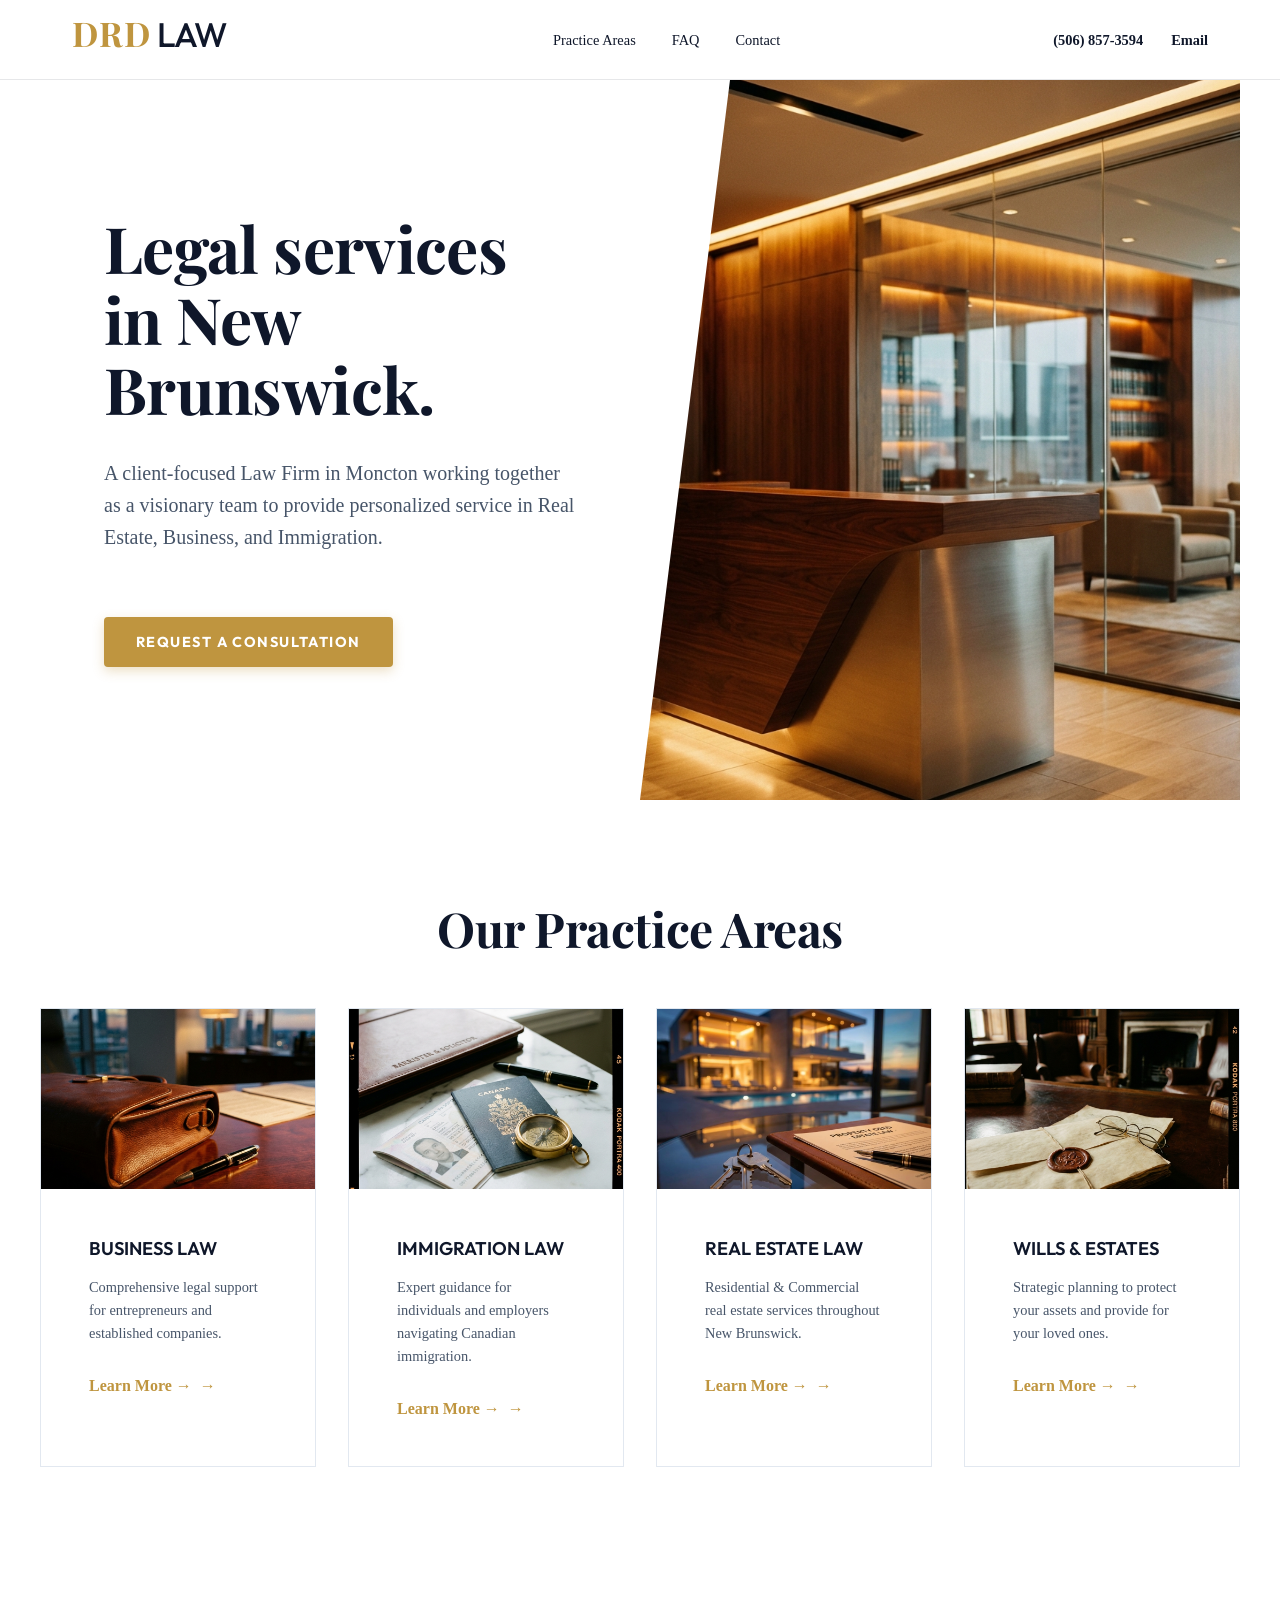
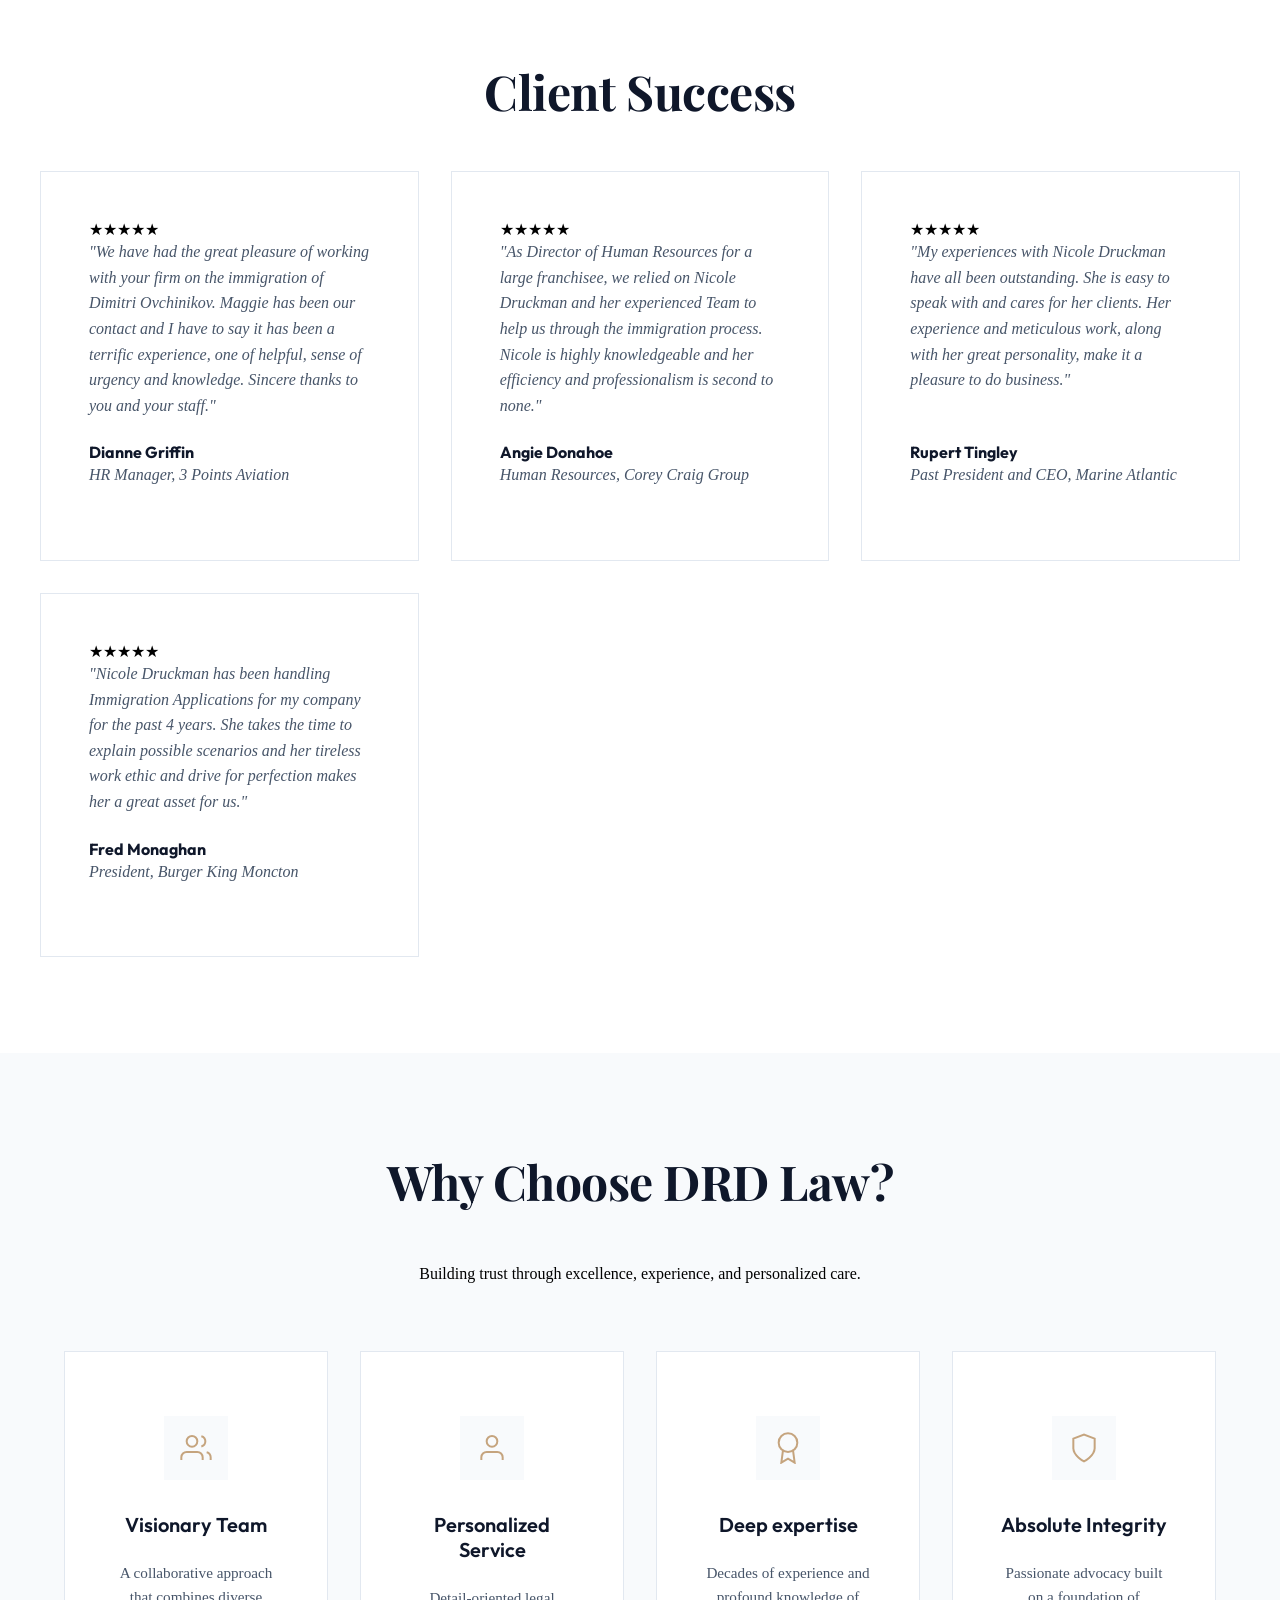
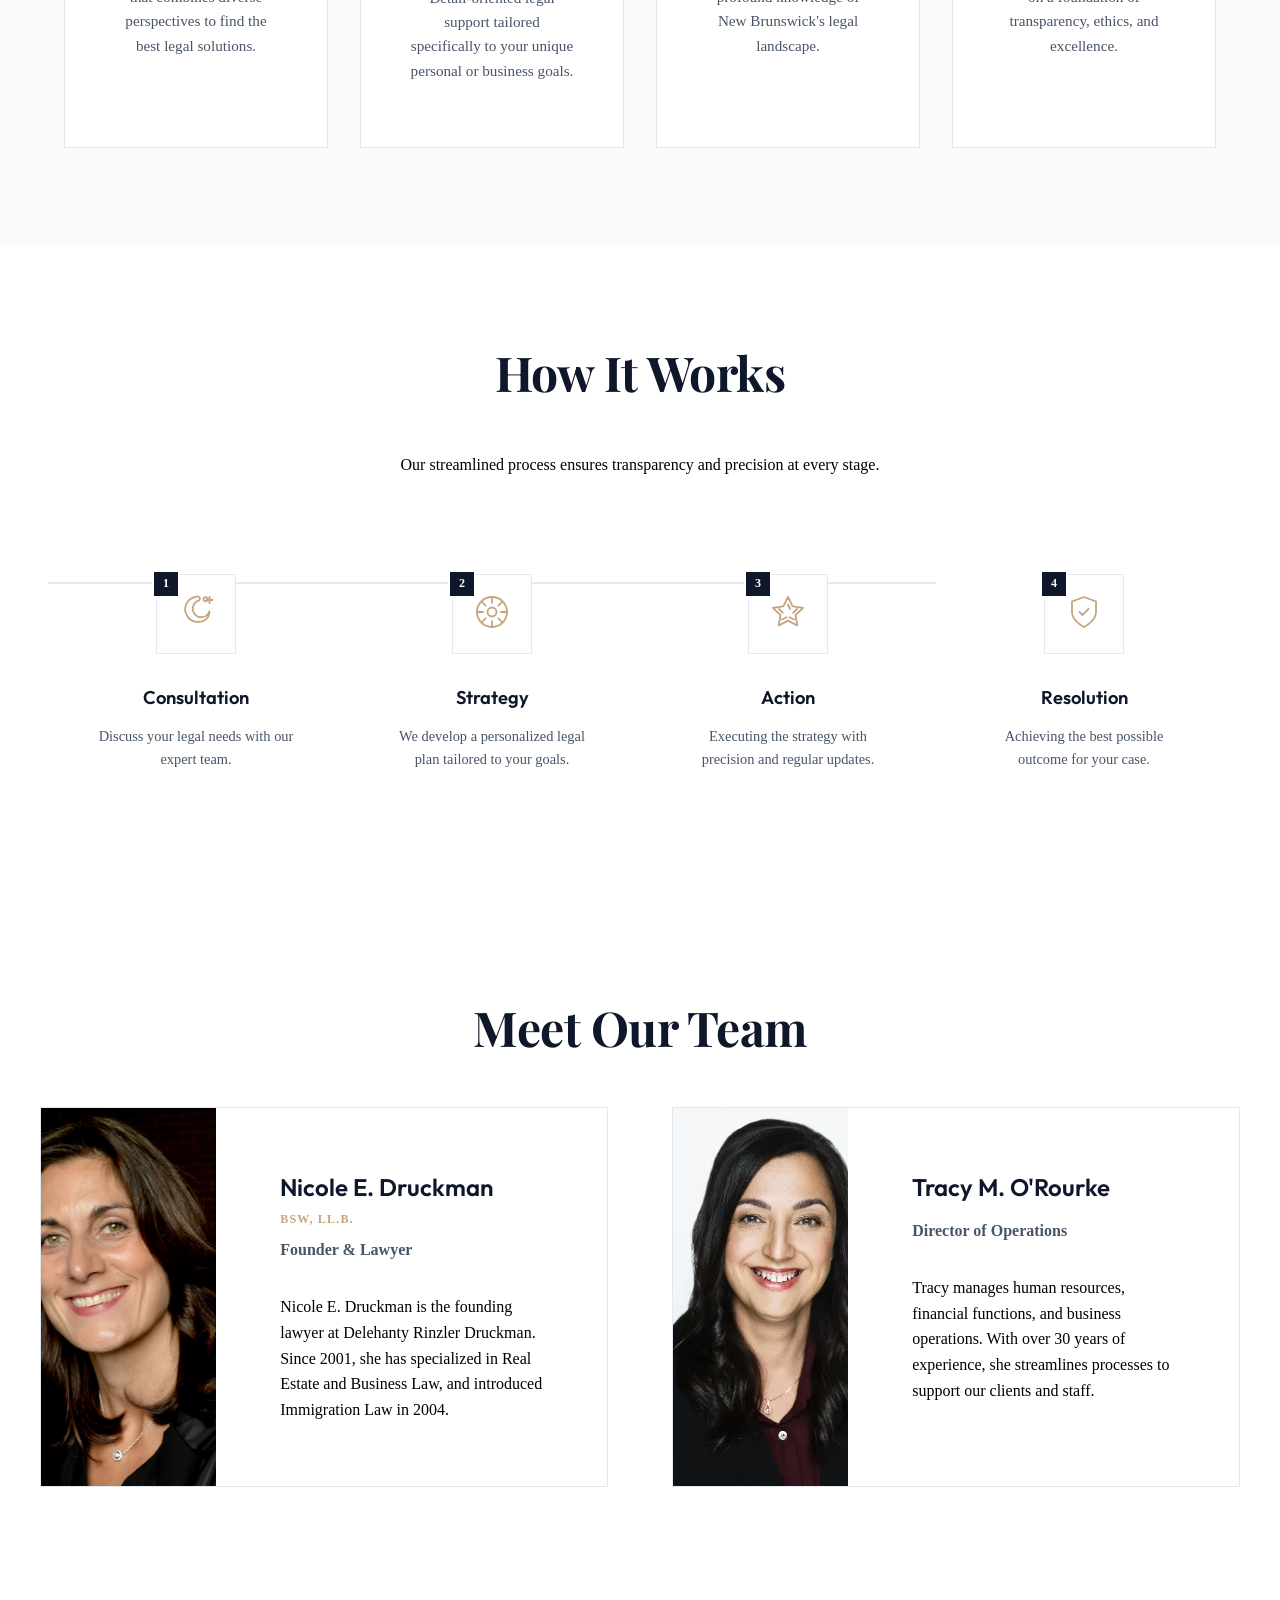
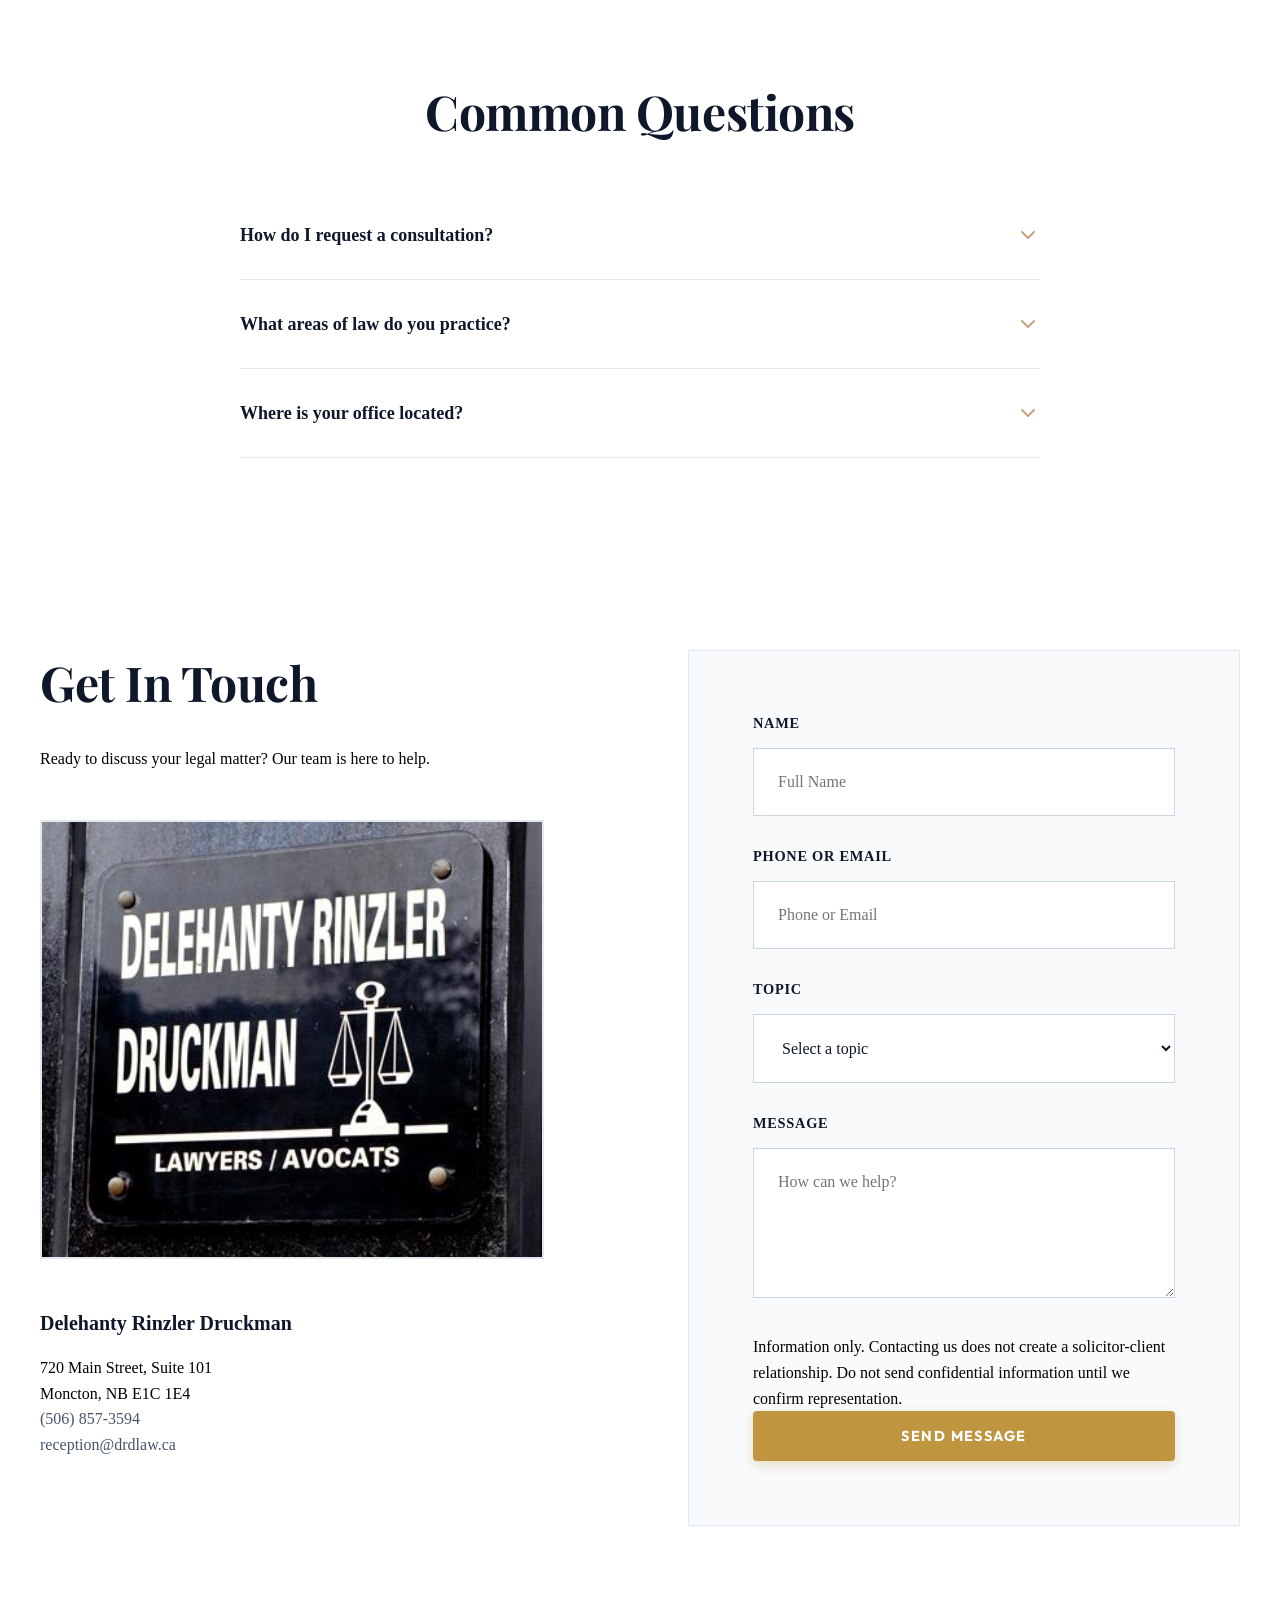
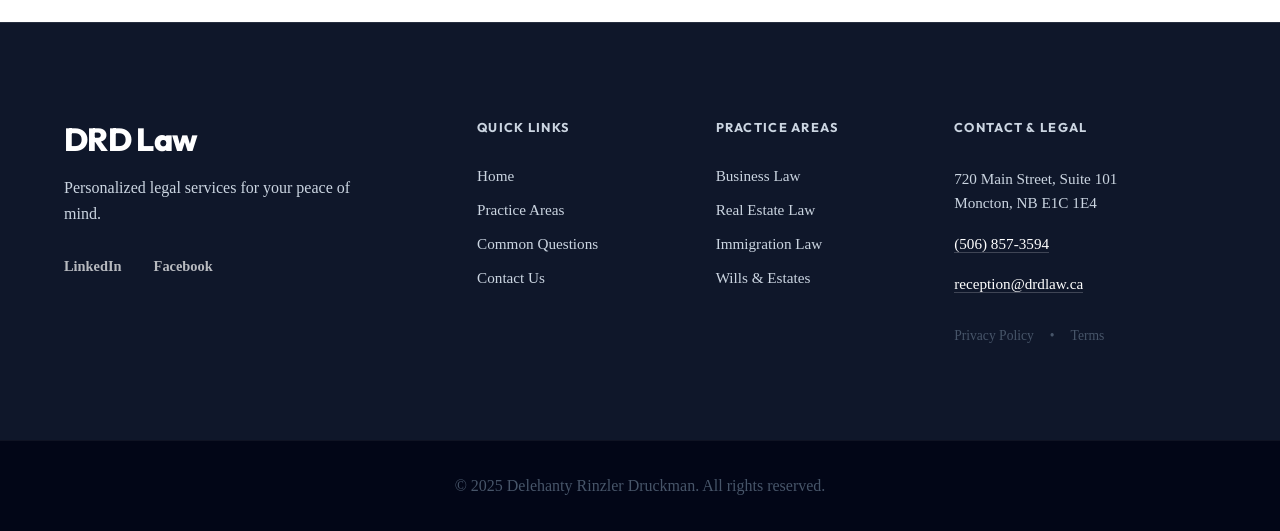
<file: index.html>
<!DOCTYPE html>
<html lang="en">

<head>
    <meta charset="UTF-8">
    <meta name="viewport" content="width=device-width, initial-scale=1.0">
    <title>DRD Law | Legal Services in New Brunswick</title>
    <meta name="description"
        content="Delehanty Rinzler Druckman (DRD Law) offers personalized legal services in Real Estate, Business, and Immigration in Moncton, New Brunswick.">
    <link rel="stylesheet" href="styles.css?v=1.4">
    <link rel="icon" href="favicon.png" type="image/png">
    <link
        href="https://fonts.googleapis.com/css2?family=Inter:wght@400;500;600;700&family=Outfit:wght@400;500;700&family=Playfair+Display:wght@700&display=swap"
        rel="stylesheet">
    <!-- Canonical & OG Tags -->
</head>

<body>
    <header id="main-header">
        <div class="container top-bar">
            <div class="logo">
                <a href="index.html" aria-label="DRD Law Homepage">
                    <svg width="200" height="50" viewBox="0 0 200 50" fill="none" xmlns="http://www.w3.org/2000/svg">
                        <text x="0" y="32" font-family="'Playfair Display', serif" font-weight="700" font-size="34"
                            fill="#bf953f" letter-spacing="1">DRD</text>
                        <text x="85" y="32" font-family="'Outfit', sans-serif" font-weight="500" font-size="34"
                            fill="#0f172a" letter-spacing="-1">LAW</text>
                    </svg>
                </a>
            </div>
            <nav class="desktop-nav">
                <a href="#practice-areas">Practice Areas</a>
                <a href="#faq">FAQ</a>
                <a href="#contact" class="nav-cta">Contact</a>
            </nav>
            <div class="header-actions">
                <a href="tel:+15068573594" class="action-link">(506) 857-3594</a>
                <a href="mailto:reception@drdlaw.ca" class="action-link">Email</a>
            </div>
        </div>
    </header>

    <main>
        <section id="hero" class="hero-section">
            <div class="container hero-content">
                <h1>Legal services in New Brunswick.</h1>
                <p class="subheading">A client-focused Law Firm in Moncton providing personalized service in Real
                    Estate, Business, and Immigration.</p>
                <div class="hero-ctas">
                    <a href="#contact" class="btn-primary">Request a Consultation</a>
                </div>
            </div>
            <div class="hero-visual">
                <img src="images/drd_law_hero_bg.png" alt="Professional Law Office Interior" loading="eager">
            </div>
        </section>

        <section id="practice-areas" class="container section-padding">
            <div class="section-header">
                <h2>Our Practice Areas</h2>
            </div>
            <div class="practice-grid" id="practice-container">
                <!-- Injected via script.js -->
            </div>
        </section>

        <section id="reviews" class="container section-padding">
            <div class="section-header">
                <h2>Client Success</h2>
            </div>
            <div class="reviews-grid" id="reviews-container">
                <!-- Injected via script.js -->
            </div>
        </section>

        <section id="why-choose-us" class="bg-alt section-padding">
            <div class="container">
                <div class="section-header text-center">
                    <h2>Why Choose DRD Law?</h2>
                    <p>Building trust through excellence, experience, and personalized care.</p>
                </div>
                <div class="why-grid" id="why-grid">
                    <!-- Injected via script.js -->
                </div>
            </div>
        </section>

        <section id="process" class="section-padding">
            <div class="container">
                <div class="section-header text-center">
                    <h2>How It Works</h2>
                    <p>Our streamlined process ensures transparency and precision at every stage.</p>
                </div>
                <div class="process-grid" id="process-grid">
                    <!-- Injected via script.js -->
                </div>
            </div>
        </section>

        <section id="team" class="container section-padding">
            <div class="section-header">
                <h2>Meet Our Team</h2>
            </div>
            <div class="team-grid" id="team-container">
                <!-- Injected via script.js -->
            </div>
        </section>

        <section id="faq" class="container section-padding">
            <div class="section-header">
                <h2>Common Questions</h2>
            </div>
            <div class="faq-accordion" id="faq-container">
                <!-- Injected via script.js -->
            </div>
        </section>

        <section id="contact" class="container section-padding">
            <div class="contact-grid">
                <div class="contact-info">
                    <h2>Get In Touch</h2>
                    <p>Ready to discuss your legal matter? Our team is here to help.</p>
                    <div class="contact-visual mb-6">
                        <img src="images/office_sign.png" alt="Delehanty Rinzler Druckman Office Sign"
                            class="img-fluid">
                    </div>
                    <div class="vcard">
                        <p><strong>Delehanty Rinzler Druckman</strong></p>
                        <p>720 Main Street, Suite 101<br>Moncton, NB E1C 1E4</p>
                        <p><a href="tel:+15068573594">(506) 857-3594</a></p>
                        <p><a href="mailto:reception@drdlaw.ca">reception@drdlaw.ca</a></p>
                    </div>
                </div>
                <div class="contact-form-wrapper">
                    <form id="main-contact-form" action="#" method="POST" data-netlify="true"
                        netlify-honeypot="bot-field">
                        <p class="hidden"><label>Don't fill this out if you're human: <input name="bot-field" /></label>
                        </p>
                        <div class="form-group">
                            <label for="name">Name</label>
                            <input type="text" id="name" name="name" required placeholder="Full Name">
                        </div>
                        <div class="form-group">
                            <label for="contact-method">Phone or Email</label>
                            <input type="text" id="contact-method" name="contact" required placeholder="Phone or Email">
                        </div>
                        <div class="form-group">
                            <label for="topic">Topic</label>
                            <select id="topic" name="topic" required>
                                <option value="" disabled selected>Select a topic</option>
                                <option value="real-estate">Real Estate</option>
                                <option value="business">Business Law</option>
                                <option value="immigration">Immigration</option>
                                <option value="wills">Wills & Estates</option>
                                <option value="other">Other</option>
                            </select>
                        </div>
                        <div class="form-group">
                            <label for="message">Message</label>
                            <textarea id="message" name="message" required placeholder="How can we help?"></textarea>
                        </div>
                        <p class="form-disclaimer">Information only. Contacting us does not create a solicitor-client
                            relationship. Do not send confidential information until we confirm representation.</p>
                        <button type="submit" class="btn-primary full-width">Send Message</button>
                    </form>
                </div>
            </div>
        </section>
    </main>

    <footer class="main-footer">
        <div class="container footer-content">
            <div class="footer-col brand-col">
                <a href="index.html" class="footer-logo">DRD Law</a>
                <p class="tagline">Personalized legal services for your peace of mind.</p>
                <div class="footer-social">
                    <a href="#" aria-label="LinkedIn">LinkedIn</a>
                    <a href="#" aria-label="Facebook">Facebook</a>
                </div>
            </div>
            <div class="footer-col">
                <h4>Quick Links</h4>
                <nav class="footer-nav">
                    <a href="index.html">Home</a>
                    <a href="#practice-areas">Practice Areas</a>
                    <a href="#faq">Common Questions</a>
                    <a href="#contact">Contact Us</a>
                </nav>
            </div>
            <div class="footer-col">
                <h4>Practice Areas</h4>
                <nav class="footer-nav">
                    <a href="#practice-areas">Business Law</a>
                    <a href="#practice-areas">Real Estate Law</a>
                    <a href="#practice-areas">Immigration Law</a>
                    <a href="#practice-areas">Wills & Estates</a>
                </nav>
            </div>
            <div class="footer-col contact-col">
                <h4>Contact & Legal</h4>
                <p>720 Main Street, Suite 101<br>Moncton, NB E1C 1E4</p>
                <p><a href="tel:+15068573594">(506) 857-3594</a></p>
                <p><a href="mailto:reception@drdlaw.ca">reception@drdlaw.ca</a></p>
                <div class="legal-links">
                    <a href="#">Privacy Policy</a>
                    <span class="separator">•</span>
                    <a href="#">Terms</a>
                </div>
            </div>
        </div>
        <div class="footer-bottom">
            <div class="container">
                <p>&copy; 2025 Delehanty Rinzler Druckman. All rights reserved.</p>
            </div>
        </div>
    </footer>

    <!-- Mobile Navigation Elements -->
    <div id="bottom-floating-bar" class="mobile-only glass-bar">
        <!-- Injected via script.js -->
    </div>

    <div id="mobile-menu-overlay" class="menu-overlay">
        <!-- Injected via script.js -->
    </div>

    <script src="script.js"></script>
</body>

</html>
</file>
<file: styles.css>
/* PREMIUM DESIGN SYSTEM: DRD LAW */

:root {
    /* Precise Spacing System */
    --space-1: 8px;
    --space-2: 16px;
    --space-3: 24px;
    --space-4: 32px;
    --space-6: 48px;
    --space-8: 64px;
    --space-12: 96px;

    /* Elite Color Palette */
    --primary: #0f172a;
    --secondary: #c5a47e;
    --accent: #bf953f;
    --accent-hover: #a67c33;
    --white: #ffffff;
    --slate-50: #f8fafc;
    --slate-100: #f1f5f9;
    --slate-200: #e2e8f0;
    --slate-300: #cbd5e1;
    --slate-600: #475569;
    --slate-800: #1e293b;
    --slate-900: #0f172a;

    /* Semantic Theme Tokens (Standardized Light) */
    --bg-primary: #ffffff;
    --bg-secondary: #f8fafc;
    --text-primary: #0f172a;
    --text-secondary: #475569;

    /* Glassmorphism Tokens */
    --glass-bg: rgba(255, 255, 255, 0.85);
    --glass-border: rgba(15, 23, 42, 0.1);
    --glass-blur: 15px;

    /* Base Reset */
    *,
    *::before,
    *::after {
        box-sizing: border-box;
        margin: 0;
        padding: 0;
    }

    html {
        scroll-behavior: smooth;
        font-family: 'Inter', -apple-system, BlinkMacSystemFont, "Segoe UI", Roboto, sans-serif;
        color: var(--text-primary);
        background: var(--bg-primary);
        line-height: 1.6;
    }

    body {
        overflow-x: hidden;
    }

    @media (max-width: 768px) {
        body {
            padding-bottom: 100px;
            /* Space for the floating bottom bar */
        }
    }

    /* Fluid Typography */
    h1,
    h2 {
        font-family: 'Playfair Display', serif;
        color: var(--primary);
    }

    h3,
    h4,
    h5,
    h6 {
        font-family: 'Outfit', sans-serif;
        color: var(--primary);
    }

    h1 {
        font-size: clamp(2.5rem, 5vw, 4rem);
        line-height: 1.1;
        font-weight: 700;
        letter-spacing: -0.01em;
    }

    h2 {
        font-size: clamp(2rem, 4vw, 3rem);
        font-weight: 700;
        margin-bottom: var(--space-4);
        letter-spacing: -0.01em;
    }

    h3 {
        font-size: clamp(1.25rem, 2vw, 1.75rem);
        font-weight: 600;
    }

    .section-header h2 {
        text-align: center;
        margin-bottom: var(--space-6);
    }

    p {
        font-size: clamp(1rem, 1.1vw, 1.125rem);
        line-height: 1.6;
    }

    .container {
        max-width: 1200px;
        margin: 0 auto;
        padding: 0 var(--space-3);
    }

    .section-padding {
        padding: var(--space-12) 0;
    }

    .bg-alt {
        background: var(--bg-secondary);
    }

    /* Buttons & Links */
    .btn-primary {
        display: inline-block;
        background: var(--accent);
        color: #fff;
        padding: 16px 32px;
        border-radius: 4px;
        text-decoration: none;
        font-family: 'Outfit', sans-serif;
        font-weight: 700;
        text-transform: uppercase;
        letter-spacing: 0.1em;
        font-size: 0.9rem;
        transition: var(--transition);
        border: none;
        cursor: pointer;
        text-align: center;
        box-shadow: 0 4px 12px rgba(191, 149, 63, 0.3);
    }

    .btn-primary:hover {
        background: var(--accent-hover);
        transform: translateY(-2px);
        box-shadow: 0 6px 16px rgba(191, 149, 63, 0.4);
    }

    .link-arrow {
        color: var(--accent);
        text-decoration: none;
        font-weight: 600;
        display: inline-flex;
        align-items: center;
        gap: 8px;
    }

    .link-arrow::after {
        content: '→';
        transition: var(--transition);
    }

    .link-arrow:hover::after {
        transform: translateX(4px);
    }

    /* Header */
    #main-header {
        position: sticky;
        top: 0;
        z-index: 1000;
        background: var(--glass-bg);
        backdrop-filter: blur(var(--glass-blur));
        border-bottom: 1px solid var(--glass-border);
        height: 80px;
    }

    .top-bar {
        max-width: 1200px;
        margin: 0 auto;
        padding: 0 var(--space-4);
        display: flex;
        justify-content: space-between;
        align-items: center;
        height: 100%;
    }

    .logo a {
        text-decoration: none;
        display: flex;
        align-items: center;
        gap: var(--space-3);
    }

    .logo img {
        height: 50px;
        width: auto;
        object-fit: contain;
    }

    .logo span {
        font-family: 'Outfit', sans-serif;
        font-weight: 700;
        font-size: 1.8rem;
        letter-spacing: 0.05em;
        color: var(--primary);
        text-transform: uppercase;
        line-height: 1;
    }

    .action-link {
        text-decoration: none;
        color: var(--text-primary);
        font-weight: 600;
        font-size: 0.9rem;
        margin-left: var(--space-3);
        border-bottom: 1px solid transparent;
        transition: var(--transition);
    }

    .action-link:hover {
        color: var(--accent);
        border-color: var(--accent);
    }

    .desktop-nav a {
        margin-left: var(--space-4);
        text-decoration: none;
        color: var(--text-primary);
        font-weight: 500;
        font-size: 0.9rem;
    }

    /* Cinematic Hero Redesign */
    .hero-section {
        display: grid;
        grid-template-columns: 1fr 1fr;
        height: 80vh;
        min-height: 500px;
        padding: 0 max(var(--space-3), calc((100% - 1200px) / 2));
        max-width: 100%;
        overflow: hidden;
        position: relative;
    }

    .hero-content {
        position: relative;
        z-index: 2;
        padding: var(--space-8);
        display: flex;
        flex-direction: column;
        align-items: flex-start;
        justify-content: center;
        background: var(--bg-primary);
        text-align: left;
    }

    .hero-content h1 {
        color: var(--primary);
        text-shadow: none;
        margin-bottom: var(--space-4);
    }

    .hero-content .subheading {
        color: var(--text-secondary);
        text-shadow: none;
        margin-bottom: var(--space-8);
        font-size: 1.25rem;
        max-width: 600px;
    }

    .hero-ctas {
        display: flex;
        justify-content: flex-start;
        width: 100%;
    }

    .hero-visual {
        position: relative;
        width: 100%;
        height: 100%;
        z-index: 1;
        clip-path: polygon(15% 0, 100% 0, 100% 100%, 0 100%);
        overflow: hidden;
    }

    .hero-visual img {
        width: 100%;
        height: 100%;
        object-fit: cover;
        object-position: center;
        transform: scale(1.05);
    }

    @media (max-width: 1024px) {
        .hero-section {
            display: flex;
            align-items: center;
            justify-content: center;
            height: 85vh;
            padding: 0;
            text-align: center;
        }

        .hero-visual {
            position: absolute;
            top: 0;
            left: 0;
            clip-path: none;
        }

        .hero-visual::after {
            content: '';
            position: absolute;
            top: 0;
            left: 0;
            width: 100%;
            height: 100%;
            background: linear-gradient(to bottom, rgba(15, 23, 42, 0.45) 0%, rgba(15, 23, 42, 0.7) 100%);
        }

        .hero-content {
            background: transparent;
            align-items: center;
            padding: var(--space-8) var(--space-4);
            max-width: 800px;
        }

        .hero-content h1 {
            color: var(--white);
            text-shadow: 0 2px 10px rgba(0, 0, 0, 0.3);
            font-size: 2.25rem;
        }

        .hero-content .subheading {
            color: rgba(255, 255, 255, 0.95);
            text-shadow: 0 1px 5px rgba(0, 0, 0, 0.3);
            font-size: 1.1rem;
        }

        .hero-ctas {
            justify-content: center;
        }

        .hero-ctas .btn-primary {
            width: 100%;
            max-width: 300px;
        }
    }

    /* Scroll Fade Interaction */
    #main-header,
    .glass-bar {
        transition: opacity 0.4s ease, transform 0.4s ease;
    }

    .fade-out {
        opacity: 0;
        pointer-events: none;
        transform: translateY(-10px);
        /* Subtle lift */
    }

    /* Bottom bar specific fade transform */
    .glass-bar.fade-out {
        transform: translateY(10px);
    }

    /* Cards */
    .practice-grid {
        display: grid;
        grid-template-columns: repeat(4, 1fr);
        gap: var(--space-4);
    }

    .reviews-grid {
        display: grid;
        grid-template-columns: repeat(auto-fit, minmax(300px, 1fr));
        gap: var(--space-4);
    }

    .practice-card {
        background: var(--bg-primary);
        border-radius: var(--radius-lg);
        border: 1px solid var(--slate-200);
        transition: var(--transition);
        box-shadow: var(--shadow-sm);
        overflow: hidden;
        display: flex;
        flex-direction: column;
    }

    .practice-card-image {
        width: 100%;
        height: 180px;
        overflow: hidden;
    }

    .practice-card-image img {
        width: 100%;
        height: 100%;
        object-fit: cover;
        transition: transform 0.5s ease;
    }

    .practice-card:hover .practice-card-image img {
        transform: scale(1.1);
    }

    .practice-card-content {
        padding: var(--space-6);
        flex-grow: 1;
        display: flex;
        flex-direction: column;
    }

    .review-card {
        background: var(--bg-primary);
        padding: var(--space-6);
        border-radius: var(--radius-lg);
        border: 1px solid var(--slate-200);
        transition: var(--transition);
        box-shadow: var(--shadow-sm);
        display: flex;
        flex-direction: column;
    }

    .practice-card:hover,
    .review-card:hover {
        box-shadow: var(--shadow-lg);
        transform: translateY(-4px);
        border-color: var(--secondary);
    }

    .review-card p {
        font-style: italic;
        color: var(--slate-600);
        margin-bottom: var(--space-3);
        flex-grow: 1;
    }

    .practice-card h3 {
        font-size: 1.15rem;
        margin-bottom: var(--space-2);
        color: var(--primary);
    }

    .practice-card p {
        font-size: 0.9rem;
        color: var(--slate-600);
        margin-bottom: var(--space-4);
    }

    /* Process Section Overhaul */
    .process-grid {
        display: grid;
        grid-template-columns: repeat(4, 1fr);
        gap: var(--space-4);
        margin-top: var(--space-8);
        position: relative;
    }

    .process-step {
        text-align: center;
        position: relative;
        padding: var(--space-4);
    }

    .step-icon-wrapper {
        position: relative;
        width: 80px;
        height: 80px;
        margin: 0 auto var(--space-4);
        background: var(--bg-primary);
        border: 1px solid var(--slate-200);
        border-radius: var(--radius-full);
        display: flex;
        align-items: center;
        justify-content: center;
        color: var(--secondary);
        transition: var(--transition);
        z-index: 2;
        box-shadow: var(--shadow-sm);
    }

    .step-num {
        position: absolute;
        top: -5px;
        left: -5px;
        width: 28px;
        height: 28px;
        background: var(--primary);
        color: var(--white);
        border-radius: var(--radius-full);
        font-size: 0.75rem;
        font-weight: 700;
        display: flex;
        align-items: center;
        justify-content: center;
        border: 2px solid var(--white);
    }

    .process-step:not(:last-child)::after {
        content: "";
        position: absolute;
        top: 40px;
        left: 50%;
        transform: translateX(-50%);
        /* Center the line */
        width: calc(100% + var(--space-4));
        /* Extend to cover gap */
        height: 2px;
        background: var(--slate-200);
        z-index: 1;
    }

    .process-step:hover .step-icon-wrapper {
        transform: scale(1.1);
        border-color: var(--secondary);
        box-shadow: var(--shadow-md);
        background: var(--slate-50);
    }

    .process-step h3 {
        font-size: 1.15rem;
        margin-bottom: var(--space-2);
        color: var(--primary);
    }

    .process-step p {
        font-size: 0.9rem;
        color: var(--slate-600);
        line-height: 1.6;
    }

    @media (max-width: 768px) {
        .process-grid {
            grid-template-columns: 1fr;
        }

        .process-step:not(:last-child)::after {
            content: none;
            /* Remove horizontal line on mobile */
        }
    }

    /* Why Choose Us Redesign */
    .why-grid {
        display: grid;
        grid-template-columns: repeat(4, 1fr);
        gap: var(--space-4);
        margin-top: var(--space-8);
    }

    .why-card {
        background: var(--bg-primary);
        padding: var(--space-8) var(--space-6);
        border-radius: var(--radius-lg);
        border: 1px solid var(--slate-200);
        transition: var(--transition);
        text-align: center;
        box-shadow: var(--shadow-sm);
        display: flex;
        flex-direction: column;
        align-items: center;
    }

    .why-card:hover {
        transform: translateY(-8px);
        box-shadow: var(--shadow-elite);
        border-color: var(--secondary);
    }

    .why-icon {
        color: var(--secondary);
        margin-bottom: var(--space-4);
        background: var(--slate-50);
        width: 64px;
        height: 64px;
        display: flex;
        align-items: center;
        justify-content: center;
        border-radius: var(--radius-md);
        transition: var(--transition);
    }

    .why-card:hover .why-icon {
        background: var(--secondary);
        color: var(--white);
    }

    .why-card h3 {
        font-size: 1.25rem;
        margin-bottom: var(--space-3);
        color: var(--primary);
    }

    .why-card p {
        font-size: 0.95rem;
        color: var(--slate-600);
        line-height: 1.6;
    }

    /* TEAM SECTION */
    /* PREMIUM TEAM GRID */
    .team-grid {
        display: grid;
        grid-template-columns: repeat(auto-fit, minmax(400px, 1fr));
        gap: var(--space-8);
    }

    .team-card {
        display: flex;
        background: var(--bg-primary);
        border: 1px solid var(--slate-200);
        border-radius: var(--radius-lg);
        overflow: hidden;
        transition: var(--transition);
        box-shadow: var(--shadow-md);
    }

    .team-image {
        flex: 4;
        height: 100%;
    }

    .team-image img {
        width: 100%;
        height: 100%;
        object-fit: cover;
    }

    .team-info {
        flex: 6;
        padding: var(--space-8);
        display: flex;
        flex-direction: column;
        justify-content: flex-start;
    }

    .team-credentials {
        color: var(--secondary);
        font-weight: 700;
        text-transform: uppercase;
        font-size: 0.75rem;
        letter-spacing: 0.1em;
        margin-bottom: var(--space-1);
    }

    .team-card h3 {
        font-size: 1.5rem;
        margin-bottom: var(--space-1);
    }

    .team-title {
        color: var(--slate-600);
        font-weight: 600;
        margin-bottom: var(--space-4);
    }

    @media (max-width: 600px) {
        .team-card {
            flex-direction: column;
        }

        .team-image {
            height: 280px;
            flex: auto;
        }

        .team-info {
            padding: var(--space-6);
            flex: auto;
        }
    }

    /* PREMIUM FAQ ACCORDION */
    .faq-accordion {
        max-width: 800px;
        margin: 0 auto;
    }

    .faq-item {
        border-bottom: 1px solid var(--slate-200);
        transition: var(--transition);
    }

    .faq-item:hover {
        border-color: var(--secondary);
    }

    .faq-question {
        width: 100%;
        padding: var(--space-4) 0;
        background: none;
        border: none;
        text-align: left;
        font-size: 1.125rem;
        font-weight: 600;
        cursor: pointer;
        display: flex;
        justify-content: space-between;
        align-items: center;
        color: var(--primary);
        transition: var(--transition);
        font-family: inherit;
    }

    .faq-question:hover {
        color: var(--secondary);
    }

    .faq-answer {
        max-height: 0;
        overflow: hidden;
        transition: max-height 0.4s cubic-bezier(0.4, 0, 0.2, 1);
        color: var(--slate-600);
        padding: 0;
        opacity: 0;
    }

    .faq-item.active .faq-answer {
        max-height: 300px;
        /* Approximate max height */
        padding-bottom: var(--space-4);
        opacity: 1;
    }

    .faq-icon {
        width: 24px;
        height: 24px;
        transition: transform 0.3s ease;
        color: var(--secondary);
    }

    .faq-item.active .faq-icon {
        transform: rotate(180deg);
    }

    /* PREMIUM CONTACT SECTION */
    .contact-grid {
        display: grid;
        grid-template-columns: 1fr 1fr;
        gap: var(--space-12);
        align-items: start;
    }

    .contact-info {
        position: relative;
        padding-right: var(--space-6);
    }

    .contact-visual {
        margin: var(--space-6) 0;
        border-radius: var(--radius-lg);
        overflow: hidden;
        box-shadow: var(--shadow-lg);
        border: 1px solid var(--slate-200);
    }

    .contact-visual img {
        width: 100%;
        height: auto;
        display: block;
        transition: transform 0.5s ease;
    }

    .contact-visual:hover img {
        transform: scale(1.03);
    }

    .vcard {
        font-size: 1.1rem;
        line-height: 1.8;
    }

    .vcard strong {
        font-weight: 700;
        color: var(--primary);
        display: block;
        margin-bottom: var(--space-2);
        font-size: 1.25rem;
    }

    .vcard a {
        color: var(--slate-600);
        text-decoration: none;
        transition: var(--transition);
        border-bottom: 1px solid transparent;
    }

    .vcard a:hover {
        color: var(--secondary);
        border-color: var(--secondary);
    }

    .contact-form-wrapper {
        background: var(--slate-50);
        padding: var(--space-8);
        border-radius: var(--radius-lg);
        border: 1px solid var(--slate-200);
        box-shadow: var(--shadow-md);
    }

    .form-group {
        margin-bottom: var(--space-4);
    }

    .form-group label {
        display: block;
        margin-bottom: var(--space-2);
        font-weight: 600;
        color: var(--primary);
        font-size: 0.9rem;
        text-transform: uppercase;
        letter-spacing: 0.05em;
    }

    .form-group input,
    .form-group select,
    .form-group textarea {
        width: 100%;
        padding: var(--space-3);
        background: var(--white);
        border: 1px solid var(--slate-300);
        border-radius: var(--radius-md);
        font-family: inherit;
        font-size: 1rem;
        color: var(--primary);
        transition: var(--transition);
    }

    .form-group input:focus,
    .form-group select:focus,
    .form-group textarea:focus {
        outline: none;
        border-color: var(--secondary);
        box-shadow: 0 0 0 3px rgba(197, 164, 126, 0.1);
    }

    .form-group textarea {
        min-height: 150px;
        resize: vertical;
    }

    .btn-primary.btn-block {
        width: 100%;
        margin-top: var(--space-2);
    }

    /* MOBILE MENU OVERLAY */
    .menu-overlay {
        position: fixed;
        top: 0;
        left: 0;
        width: 100%;
        height: 100%;
        background: var(--slate-900);
        z-index: 3000;
        transform: translateX(100%);
        transition: transform 0.5s cubic-bezier(0.77, 0.2, 0.05, 1.0);
        display: flex;
        flex-direction: column;
        padding: var(--space-8);
    }

    .menu-overlay.active {
        transform: translateX(0);
    }

    .mobile-nav a {
        font-size: clamp(2rem, 8vw, 3.5rem);
        font-weight: 800;
        text-decoration: none;
        color: var(--white);
        margin-bottom: var(--space-4);
    }

    #menu-close {
        color: var(--white);
    }



    /* PREMIUM CONTACT SECTION */
    .contact-grid {
        display: grid;
        grid-template-columns: 1fr 1fr;
        gap: var(--space-12);
        align-items: start;
    }

    .contact-info {
        position: relative;
        padding-right: var(--space-6);
    }

    .contact-visual {
        margin: var(--space-6) 0;
        border-radius: var(--radius-lg);
        overflow: hidden;
        box-shadow: var(--shadow-lg);
        border: 1px solid var(--slate-200);
    }

    .contact-visual img {
        width: 100%;
        height: auto;
        display: block;
        transition: transform 0.5s ease;
    }

    .contact-visual:hover img {
        transform: scale(1.03);
    }

    .vcard {
        font-size: 1.1rem;
        line-height: 1.8;
    }

    .vcard strong {
        font-weight: 700;
        color: var(--primary);
        display: block;
        margin-bottom: var(--space-2);
        font-size: 1.25rem;
    }

    .vcard a {
        color: var(--slate-600);
        text-decoration: none;
        transition: var(--transition);
        border-bottom: 1px solid transparent;
    }

    .vcard a:hover {
        color: var(--secondary);
        border-color: var(--secondary);
    }

    .contact-form-wrapper {
        background: var(--slate-50);
        padding: var(--space-8);
        border-radius: var(--radius-lg);
        border: 1px solid var(--slate-200);
        box-shadow: var(--shadow-md);
    }

    .form-group {
        margin-bottom: var(--space-4);
    }

    .form-group label {
        display: block;
        margin-bottom: var(--space-2);
        font-weight: 600;
        color: var(--primary);
        font-size: 0.9rem;
        text-transform: uppercase;
        letter-spacing: 0.05em;
    }

    .form-group input,
    .form-group select,
    .form-group textarea {
        width: 100%;
        padding: var(--space-3);
        background: var(--white);
        border: 1px solid var(--slate-300);
        border-radius: var(--radius-md);
        font-family: inherit;
        font-size: 1rem;
        color: var(--primary);
        transition: var(--transition);
    }

    .form-group input:focus,
    .form-group select:focus,
    .form-group textarea:focus {
        outline: none;
        border-color: var(--secondary);
        box-shadow: 0 0 0 3px rgba(197, 164, 126, 0.1);
    }

    .form-group textarea {
        min-height: 150px;
        resize: vertical;
    }

    .btn-primary.btn-block {
        width: 100%;
        margin-top: var(--space-2);
    }

    /* ULTRA-PREMIUM FOOTER */
    .main-footer {
        background: var(--primary);
        color: var(--white);
        padding-top: var(--space-12);
        border-top: 1px solid rgba(255, 255, 255, 0.1);
    }

    .footer-content {
        display: grid;
        grid-template-columns: 2fr 1fr 1fr 1.5fr;
        gap: var(--space-8);
        padding-bottom: var(--space-12);
    }

    .footer-col h4 {
        color: var(--slate-300);
        text-transform: uppercase;
        font-size: 0.8rem;
        letter-spacing: 0.1em;
        font-weight: 700;
        margin-bottom: var(--space-4);
    }

    .footer-nav {
        display: flex;
        flex-direction: column;
        gap: var(--space-2);
    }

    .footer-nav a {
        color: var(--slate-300);
        text-decoration: none;
        transition: var(--transition);
        font-size: 0.95rem;
        width: fit-content;
    }

    .footer-nav a:hover {
        color: var(--secondary);
        transform: translateX(4px);
    }

    .brand-col .footer-logo {
        font-family: 'Outfit', sans-serif;
        font-size: 2rem;
        font-weight: 800;
        color: var(--white);
        text-decoration: none;
        display: block;
        margin-bottom: var(--space-2);
        letter-spacing: -0.02em;
    }

    .tagline {
        color: var(--slate-300);
        font-size: 1rem;
        line-height: 1.6;
        margin-bottom: var(--space-4);
        max-width: 300px;
    }

    .footer-social {
        display: flex;
        gap: var(--space-4);
    }

    .footer-social a {
        color: var(--white);
        text-decoration: none;
        font-weight: 600;
        font-size: 0.9rem;
        opacity: 0.7;
        transition: var(--transition);
    }

    .footer-social a:hover {
        opacity: 1;
        color: var(--secondary);
    }

    .contact-col p {
        color: var(--slate-300);
        margin-bottom: var(--space-2);
        font-size: 0.95rem;
    }

    .contact-col a {
        color: var(--white);
        text-decoration: none;
        border-bottom: 1px solid rgba(255, 255, 255, 0.2);
        transition: var(--transition);
    }

    .contact-col a:hover {
        color: var(--secondary);
        border-color: var(--secondary);
    }

    .legal-links {
        margin-top: var(--space-4);
        display: flex;
        gap: var(--space-2);
        font-size: 0.85rem;
        color: var(--slate-600);
    }

    .legal-links a {
        color: var(--slate-400);
        border: none;
    }

    .footer-bottom {
        background: #020617;
        /* Even darker shade */
        padding: var(--space-4) 0;
        border-top: 1px solid rgba(255, 255, 255, 0.05);
        text-align: center;
        font-size: 0.85rem;
        color: var(--slate-600);
    }

    /* MOBILE-ONLY COMPONENTS */
    .mobile-only {
        display: none;
    }

    @media (max-width: 768px) {

        .desktop-nav,
        .header-actions {
            display: none;
        }

        .mobile-only {
            display: block;
        }

        .hero-section {
            grid-template-columns: 1fr;
            padding-top: var(--space-4);
        }

        .hero-visual {
            order: -1;
            height: 350px;
            margin-bottom: var(--space-4);
        }

        .practice-grid,
        .process-grid,
        .contact-grid {
            grid-template-columns: 1fr;
            gap: var(--space-8);
        }

        .footer-content {
            grid-template-columns: 1fr;
            text-align: left;
        }

        .footer-col {
            border-bottom: 1px solid rgba(255, 255, 255, 0.05);
            padding-bottom: var(--space-6);
        }

        .footer-col:last-child {
            border-bottom: none;
        }

        .process-step:not(:last-child)::after {
            display: none;
        }

        .why-grid {
            grid-template-columns: 1fr;
        }

        .why-card {
            padding: var(--space-6);
        }

        .team-grid {
            grid-template-columns: 1fr;
        }
    }

    /* Textured Glassmorphism Bottom Bar */
    .glass-bar {
        position: fixed;
        bottom: 0;
        left: 0;
        width: 100%;
        height: 72px;
        background: rgba(203, 213, 225, 0.2);
        backdrop-filter: blur(24px) saturate(180%);
        -webkit-backdrop-filter: blur(24px) saturate(180%);
        border-top: 1px solid rgba(255, 255, 255, 0.2);
        box-shadow: 0 -8px 32px rgba(15, 23, 42, 0.1);
        z-index: 2000;
        display: none;
        justify-content: space-around;
        align-items: center;
        padding-bottom: env(safe-area-inset-bottom);
        overflow: hidden;
    }

    .glass-bar::before {
        content: "";
        position: absolute;
        top: 0;
        left: 0;
        right: 0;
        bottom: 0;
        background-image: url("data:image/svg+xml,%3Csvg viewBox='0 0 200 200' xmlns='http://www.w3.org/2000/svg'%3E%3Cfilter id='noiseFilter'%3E%3CfeTurbulence type='fractalNoise' baseFrequency='0.65' numOctaves='3' stitchTiles='stitch'/%3E%3C/filter%3E%3Crect width='100%25' height='100%25' filter='url(%23noiseFilter)'/%3E%3C/svg%3E");
        opacity: 0.05;
        pointer-events: none;
        z-index: -1;
    }

    @media (max-width: 768px) {
        .glass-bar {
            display: flex;
        }
    }

    #menu-toggle {
        background: none;
        border: none;
        font-weight: 700;
        color: var(--text-primary);
        cursor: pointer;
    }

    .bar-link {
        text-decoration: none;
        color: var(--primary);
        font-size: 0.75rem;
        font-weight: 700;
        text-transform: uppercase;
        display: flex;
        flex-direction: column;
        align-items: center;
        gap: 4px;
        opacity: 0.8;
        transition: opacity 0.2s ease;
    }

    .bar-link:active {
        opacity: 1;
    }

    .bar-link svg {
        width: 22px;
        height: 22px;
    }

    /* Reduced Motion */
    @media (prefers-reduced-motion: reduce) {
        * {
            animation: none !important;
            transition: none !important;
            scroll-behavior: auto !important;
        }
    }

    /* Utilities */
    .hidden {
        display: none;
    }

    .full-width {
        width: 100%;
    }

    .text-center {
        text-align: center;
    }

    .mb-6 {
        margin-bottom: var(--space-6);
    }

    .img-fluid {
        max-width: 100%;
        height: auto;
    }

    .contact-visual img {
        border-radius: var(--radius-lg);
        box-shadow: var(--shadow-md);
        border: 1px solid var(--slate-200);
    }

    .success-message {
        padding: var(--space-6);
        background: var(--bg-secondary);
        border-radius: 8px;
        text-align: center;
    }
</file>
